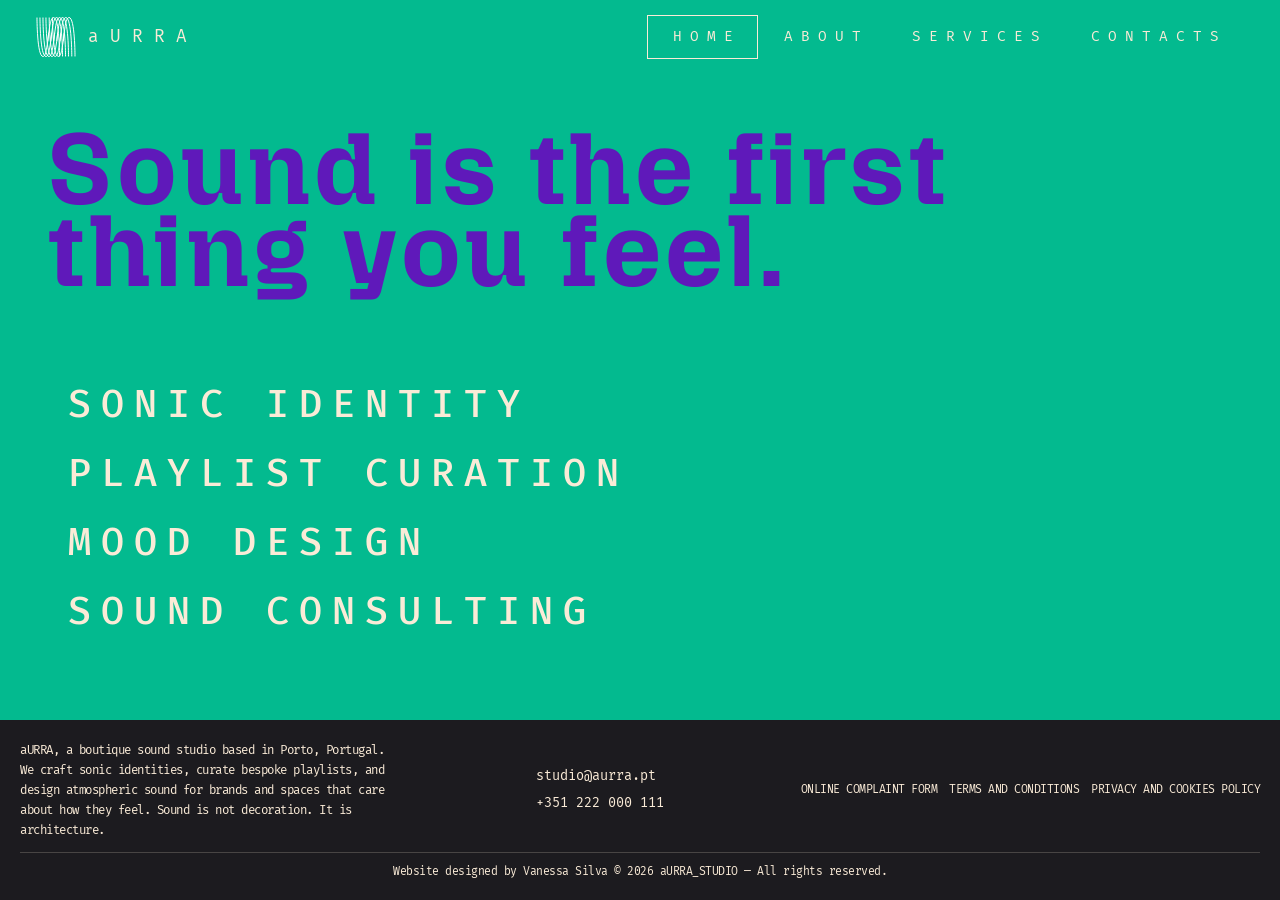
<file: index.html>
<!DOCTYPE html>
<html lang="en">

<head>
  <meta charset="UTF-8">
  <meta name="viewport" content="width=device-width, initial-scale=1.0">
  <meta name="description"
    content="aURRA is a boutique sound identity studio in Porto crafting sonic branding, curated playlists and atmospheric sound design for hotels, retail and cultural spaces.">


  <title>aURRA – Sound Identity Studio</title>
  <link rel="stylesheet" href="https://cdn.jsdelivr.net/npm/bootstrap@5.3.3/dist/css/bootstrap.min.css">
  <link rel="stylesheet" href="./css/style.css">
  <link rel="icon" type="image/x-icon" href="./imagens/logo.svg">
</head>

<body>

  <!-- NAVBAR -->
  <header>
    <nav class="navbar navbar-expand-lg">
      <div class="container-fluid px-3">
        <a class="navbar-brand" href="index.html">
          <img src="./imagens/logo.svg" alt="aURRA logo">
          <span>aURRA</span>
        </a>
        <button class="navbar-toggler" type="button" data-bs-toggle="collapse" data-bs-target="#navMenu"
          aria-label="Toggle navigation">
          <span class="navbar-toggler-icon"></span>
        </button>
        <div class="collapse navbar-collapse" id="navMenu">
          <ul class="navbar-nav ms-auto">
            <li class="nav-item"><a class="nav-link active" href="index.html">HOME</a></li>
            <li class="nav-item"><a class="nav-link" href="./paginas/about.html">ABOUT</a></li>
            <li class="nav-item"><a class="nav-link" href="./paginas/services.html">SERVICES</a></li>
            <li class="nav-item"><a class="nav-link" href="./paginas/contacts.html">CONTACTS</a></li>
          </ul>
        </div>
      </div>
    </nav>
  </header>

  <!-- MAIN -->
  <main class="container-fluid px-3 px-md-4 px-lg-5">
    <div class="page-title pt-5">
      <h1>Sound is the first thing you feel.</h1>
    </div>
    <div class="home-services">
      <a href="./paginas/services.html">SONIC IDENTITY</a>
      <a href="./paginas/services.html">PLAYLIST CURATION</a>
      <a href="./paginas/services.html">MOOD DESIGN</a>
      <a href="./paginas/services.html">SOUND CONSULTING</a>
    </div>
  </main>

  <!-- FOOTER -->
  <footer>
    <div class="footer-inner">
      <p class="footer-desc mb-0">
        aURRA, a boutique sound studio based in Porto, Portugal.
        We craft sonic identities, curate bespoke playlists,
        and design atmospheric sound for brands and spaces that care about how they feel.
        Sound is not decoration. It is architecture.
      </p>
      <div class="footer-contact">
        <a href="mailto:studio@aurra.pt">studio@aurra.pt</a>
        <a href="tel:+351222000111">+351 222 000 111</a>
      </div>
      <div class="footer-links">
        <a href="https://www.livroreclamacoes.pt/inicio/" target="_blank">ONLINE COMPLAINT FORM</a>
        <a href="https://bandcamp.com/terms_of_use" target="_blank">TERMS AND CONDITIONS</a>
        <a href="https://bandcamp.com/privacy" target="_blank">PRIVACY AND COOKIES POLICY</a>
      </div>
    </div>
    <p class="footer-copy mb-0">
      Website designed by Vanessa Silva © 2026 aURRA_STUDIO — All rights reserved.
    </p>
  </footer>

  <script src="https://cdn.jsdelivr.net/npm/bootstrap@5.3.3/dist/js/bootstrap.bundle.min.js"></script>
  <script>
    // Add scrolled class for navbar bg
    window.addEventListener('scroll', () => {
      document.querySelector('.navbar').classList.toggle('scrolled', window.scrollY > 10);
    });
  </script>
</body>

</html>
</file>
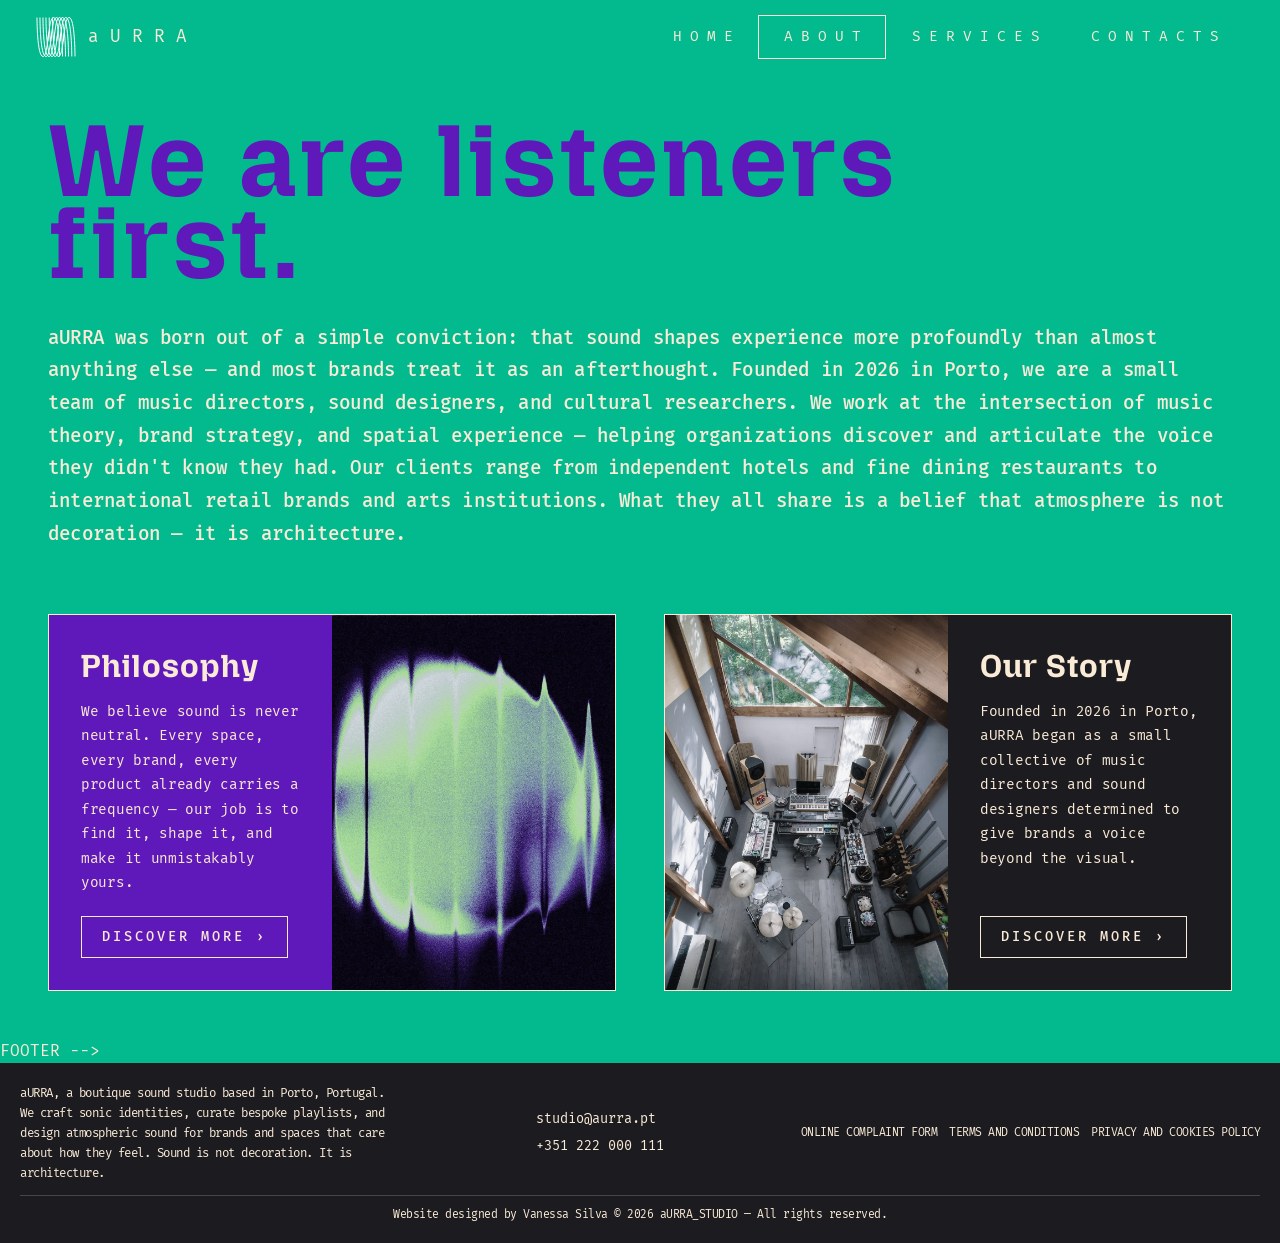
<file: paginas/about.html>
<!DOCTYPE html>
<html lang="en">

<head>
  <meta charset="UTF-8">
  <meta name="viewport" content="width=device-width, initial-scale=1.0">
  <meta name="description"
    content="Meet aURRA: a Porto-based team of music directors and sound designers helping brands discover their sonic identity since 2026.">

  <title>About – aURRA</title>
  <link rel="stylesheet" href="https://cdn.jsdelivr.net/npm/bootstrap@5.3.3/dist/css/bootstrap.min.css">
  <link rel="stylesheet" href="../css/style.css">
  <link rel="icon" type="image/x-icon" href="../imagens/logo.svg">
</head>

<body>

  <!-- NAVBAR -->
  <header>
    <nav class="navbar navbar-expand-lg">
      <div class="container-fluid px-3">
        <a class="navbar-brand" href="../index.html">
          <img src="../imagens/logo.svg" alt="aURRA logo">
          <span>aURRA</span>
        </a>
        <button class="navbar-toggler" type="button" data-bs-toggle="collapse" data-bs-target="#navMenu"
          aria-label="Toggle navigation">
          <span class="navbar-toggler-icon"></span>
        </button>
        <div class="collapse navbar-collapse" id="navMenu">
          <ul class="navbar-nav ms-auto">
            <li class="nav-item"><a class="nav-link" href="../index.html">HOME</a></li>
            <li class="nav-item"><a class="nav-link active" href="about.html">ABOUT</a></li>
            <li class="nav-item"><a class="nav-link" href="services.html">SERVICES</a></li>
            <li class="nav-item"><a class="nav-link" href="contacts.html">CONTACTS</a></li>
          </ul>
        </div>
      </div>
    </nav>
  </header>

  <!-- MAIN -->
  <main class="container-fluid px-3 px-md-4 px-lg-5">

    <div class="page-title">
      <h1>We are listeners first.</h1>
    </div>

    <div class="row g-4 g-lg-5 pb-5">
      <!-- Text column -->
      <div>
        <div class="d-flex flex-column h-100 gap-4">
          <p class="about-text">
            aURRA was born out of a simple conviction: that sound shapes experience more
            profoundly than almost anything else — and most brands treat it as an afterthought.
            Founded in 2026 in Porto, we are a small team of music directors, sound designers,
            and cultural researchers. We work at the intersection of music theory, brand strategy,
            and spatial experience — helping organizations discover and articulate the voice they
            didn't know they had. Our clients range from independent hotels and fine dining
            restaurants to international retail brands and arts institutions. What they all share
            is a belief that atmosphere is not decoration — it is architecture.
          </p>
        </div>
      </div>
    </div>

    <div class="row g-4 g-lg-5 pb-5">
      <div class="col-12 col-lg-6">
        <div class="about-card about-card--purple">
          <div class="about-card-panel">
            <div>
              <h3>Philosophy</h3>
              <p>
                We believe sound is never neutral. Every space, every brand, every product
                already carries a frequency — our job is to find it, shape it, and make it
                unmistakably yours.
              </p>
            </div>
            <a class="btn-aurra" href="services.html">DISCOVER MORE &rsaquo;</a>
          </div>
          <div class="about-card-image">
            <img src="../imagens/about-philosophy.webp" alt="aURRA studio at work">
          </div>
        </div>
      </div>
      <div class="col-12 col-lg-6">
        <div class="about-card about-card--dark">
          <div class="about-card-image">
            <img src="../imagens/about-story.webp" alt="aURRA studio history">
          </div>
          <div class="about-card-panel">
            <div>
              <h3>Our Story</h3>
              <p>
                Founded in 2026 in Porto, aURRA began as a small collective of music
                directors and sound designers determined to give brands a voice
                beyond the visual.
              </p>
            </div>
            <a class="btn-aurra" href="contacts.html">DISCOVER MORE &rsaquo;</a>
          </div>
        </div>
      </div>
    </div>

  </main>

  FOOTER -->
  <footer>
    <div class="footer-inner">
      <p class="footer-desc mb-0">
        aURRA, a boutique sound studio based in Porto, Portugal.
        We craft sonic identities, curate bespoke playlists,
        and design atmospheric sound for brands and spaces that care about how they feel.
        Sound is not decoration. It is architecture.
      </p>
      <div class="footer-contact">
        <a href="mailto:studio@aurra.pt">studio@aurra.pt</a>
        <a href="tel:+351222000111">+351 222 000 111</a>
      </div>
      <div class="footer-links">
        <a href="https://www.livroreclamacoes.pt/inicio/" target="_blank">ONLINE COMPLAINT FORM</a>
        <a href="https://bandcamp.com/terms_of_use" target="_blank">TERMS AND CONDITIONS</a>
        <a href="https://bandcamp.com/privacy" target="_blank">PRIVACY AND COOKIES POLICY</a>
      </div>
    </div>
    <p class="footer-copy mb-0">
      Website designed by Vanessa Silva © 2026 aURRA_STUDIO — All rights reserved.
    </p>
  </footer>

  <script src="https://cdn.jsdelivr.net/npm/bootstrap@5.3.3/dist/js/bootstrap.bundle.min.js"></script>
  <script>
    window.addEventListener('scroll', () => {
      document.querySelector('.navbar').classList.toggle('scrolled', window.scrollY > 10);
    });
  </script>
</body>

</html>
</file>
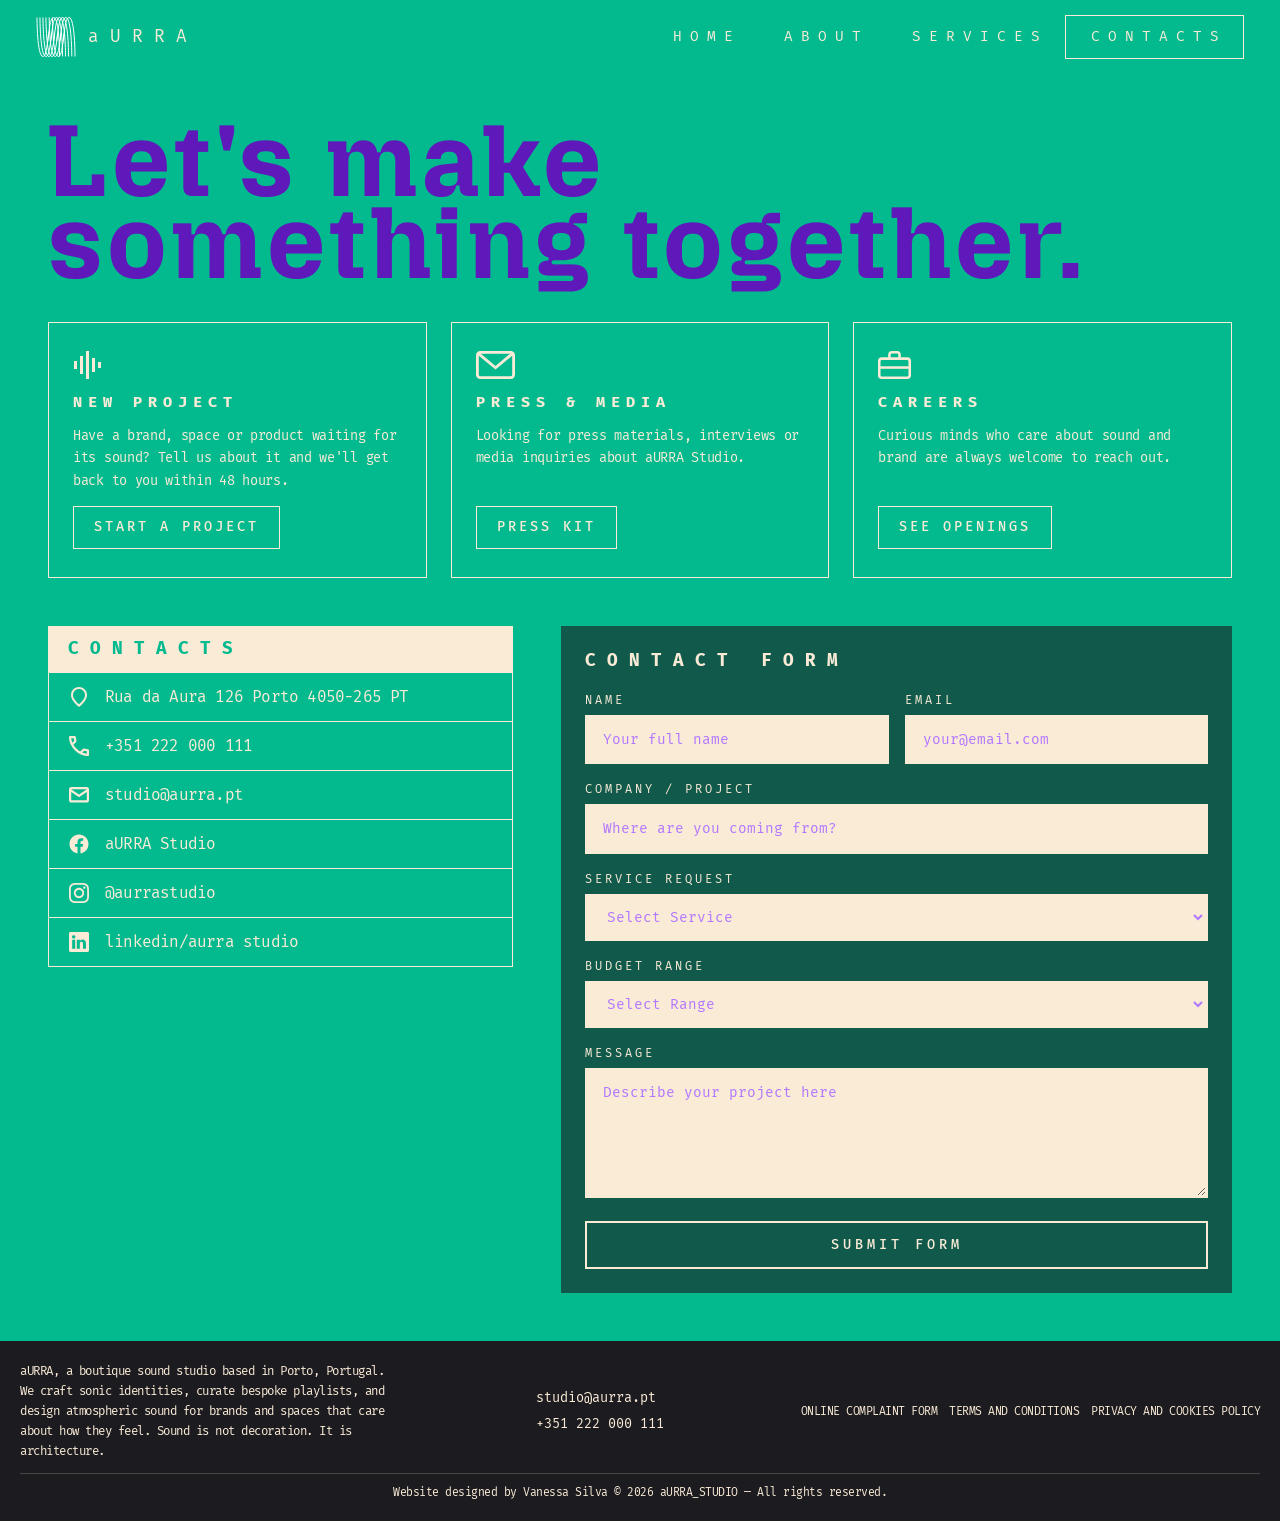
<file: paginas/contacts.html>
<!DOCTYPE html>
<html lang="en">

<head>
  <meta charset="UTF-8">
  <meta name="viewport" content="width=device-width, initial-scale=1.0">
  <meta name="description"
    content="Get in touch with aURRA Studio in Porto to start a sound project, request press materials, or explore career opportunities.">
  <title>Contacts – aURRA</title>
  <link rel="stylesheet" href="https://cdn.jsdelivr.net/npm/bootstrap@5.3.3/dist/css/bootstrap.min.css">
  <link rel="stylesheet" href="../css/style.css">
  <link rel="icon" type="image/x-icon" href="../imagens/logo.svg">
</head>

<body>

  <!-- NAVBAR -->
  <header>
    <nav class="navbar navbar-expand-lg">
      <div class="container-fluid px-3">
        <a class="navbar-brand" href="../index.html">
          <img src="../imagens/logo.svg" alt="aURRA logo">
          <span>aURRA</span>
        </a>
        <button class="navbar-toggler" type="button" data-bs-toggle="collapse" data-bs-target="#navMenu"
          aria-label="Toggle navigation">
          <span class="navbar-toggler-icon"></span>
        </button>
        <div class="collapse navbar-collapse" id="navMenu">
          <ul class="navbar-nav ms-auto">
            <li class="nav-item"><a class="nav-link" href="../index.html">HOME</a></li>
            <li class="nav-item"><a class="nav-link" href="about.html">ABOUT</a></li>
            <li class="nav-item"><a class="nav-link" href="services.html">SERVICES</a></li>
            <li class="nav-item"><a class="nav-link active" href="contacts.html">CONTACTS</a></li>
          </ul>
        </div>
      </div>
    </nav>
  </header>

  <!-- MAIN -->
  <main class="container-fluid px-3 px-md-4 px-lg-5">

    <div class="page-title">
      <h1>Let's make something together.</h1>
    </div>

    <div class="row g-4 pb-5">
      <div class="col-12 col-md-4">
        <div class="contact-cta-card">
          <img src="../imagens/new-project.svg" alt="New Project Icon">
          <h3>New Project</h3>
          <p>Have a brand, space or product waiting for its sound? Tell us about it and we'll get back to you within 48
            hours.</p>
          <a class="btn-aurra" href="#contact-form">START A PROJECT</a>
        </div>
      </div>
      <div class="col-12 col-md-4">
        <div class="contact-cta-card">
          <img src="../imagens/press.svg" alt="Press & Media Icon">
          <h3>Press &amp; Media</h3>
          <p>Looking for press materials, interviews or media inquiries about aURRA Studio.</p>
          <a class="btn-aurra" href="mailto:press@aurra.pt">PRESS KIT</a>
        </div>
      </div>
      <div class="col-12 col-md-4">
        <div class="contact-cta-card">
          <img src="../imagens/careers.svg" alt="Careers Icon">
          <h3>Careers</h3>
          <p>Curious minds who care about sound and brand are always welcome to reach out.</p>
          <a class="btn-aurra" href="mailto:careers@aurra.pt">SEE OPENINGS</a>
        </div>
      </div>
    </div>

    <div class="row g-4 g-lg-5 pb-5 contacts-page-row">

      <div class="col-12 col-md-5 col-lg-5">
        <p class="contacts-section-title">CONTACTS</p>

        <a class="contact-item" href="https://share.google/2DwpoZdsLafzqem0o" target="_blank">
          <img src="../imagens/Location Icon.svg" alt="Location Icon">
          <span>Rua da Aura 126 Porto 4050-265 PT</span>
        </a>
        <a class="contact-item" href="tel:+351222000111">
          <img src="../imagens/Phone Icon.svg" alt="Phone Icon">
          <span>+351 222 000 111</span>
        </a>
        <a class="contact-item" href="mailto:studio@aurra.pt">
          <img src="../imagens/Email Icon.svg" alt="Email Icon">
          <span>studio@aurra.pt</span>
        </a>
        <a class="contact-item" href="https://www.facebook.com/profile.php?id=100076261680815" target="_blank">
          <img src="../imagens/Facebook Icon.svg" alt="Facebook Icon">
          <span>aURRA Studio</span>
        </a>
        <a class="contact-item" href="https://www.instagram.com/aurra_studio/" target="_blank">
          <img src="../imagens/Instagram Icon.svg" alt="Instagram Icon">
          <span>@aurrastudio</span>
        </a>
        <a class="contact-item" href="https://www.linkedin.com/company/aurra-studios/" target="_blank">
          <img src="../imagens/Linkedin Icon.svg" alt="LinkedIn Icon">
          <span>linkedin/aurra studio</span>
        </a>
      </div>

      <div class="col-12 col-md-7 col-lg-7">
        <div class="form-wrap" id="contact-form">
          <h2>CONTACT FORM</h2>
          <form>
            <div class="row g-3 mb-3">
              <div class="col-12 col-sm-6">
                <label for="name">NAME</label>
                <input type="text" id="name" name="name" placeholder="Your full name" required>
              </div>
              <div class="col-12 col-sm-6">
                <label for="email">EMAIL</label>
                <input type="email" id="email" name="email" placeholder="your@email.com" required>
              </div>
            </div>
            <div class="mb-3">
              <label for="project">COMPANY / PROJECT</label>
              <input type="text" id="project" name="project" placeholder="Where are you coming from?">
            </div>
            <div class="mb-3">
              <label for="service">SERVICE REQUEST</label>
              <select name="service" id="service">
                <option value="" disabled selected>Select Service</option>
                <option value="Sonic Identity">Sonic Identity</option>
                <option value="Playlist Curation">Playlist Curation</option>
                <option value="Mood Design">Mood Design</option>
                <option value="Sound Consulting">Sound Consulting</option>
              </select>
            </div>
            <div class="mb-3">
              <label for="budget">BUDGET RANGE</label>
              <select name="budget" id="budget">
                <option value="" disabled selected>Select Range</option>
                <option value="Under 2k">Under €2.000</option>
                <option value="2k-5k">€2.000 – €5.000</option>
                <option value="5k-10k">€5.000 – €10.000</option>
                <option value="Over10k">Over €10.000</option>
                <option value="Undefined">Undefined</option>
              </select>
            </div>
            <div class="mb-3">
              <label for="message">MESSAGE</label>
              <textarea id="message" name="message" placeholder="Describe your project here"></textarea>
            </div>
            <button class="btn-submit" type="submit">SUBMIT FORM</button>
          </form>
        </div>
      </div>

    </div>
  </main>

  <!-- FOOTER -->
  <footer>
    <div class="footer-inner">
      <p class="footer-desc mb-0">
        aURRA, a boutique sound studio based in Porto, Portugal.
        We craft sonic identities, curate bespoke playlists,
        and design atmospheric sound for brands and spaces that care about how they feel.
        Sound is not decoration. It is architecture.
      </p>
      <div class="footer-contact">
        <a href="mailto:studio@aurra.pt">studio@aurra.pt</a>
        <a href="tel:+351222000111">+351 222 000 111</a>
      </div>
      <div class="footer-links">
        <a href="https://www.livroreclamacoes.pt/inicio/" target="_blank">ONLINE COMPLAINT FORM</a>
        <a href="https://bandcamp.com/terms_of_use" target="_blank">TERMS AND CONDITIONS</a>
        <a href="https://bandcamp.com/privacy" target="_blank">PRIVACY AND COOKIES POLICY</a>
      </div>
    </div>
    <p class="footer-copy mb-0">
      Website designed by Vanessa Silva © 2026 aURRA_STUDIO — All rights reserved.
    </p>
  </footer>

  <script src="https://cdn.jsdelivr.net/npm/bootstrap@5.3.3/dist/js/bootstrap.bundle.min.js"></script>
  <script>
    window.addEventListener('scroll', () => {
      document.querySelector('.navbar').classList.toggle('scrolled', window.scrollY > 10);
    });
  </script>
</body>

</html>
</file>
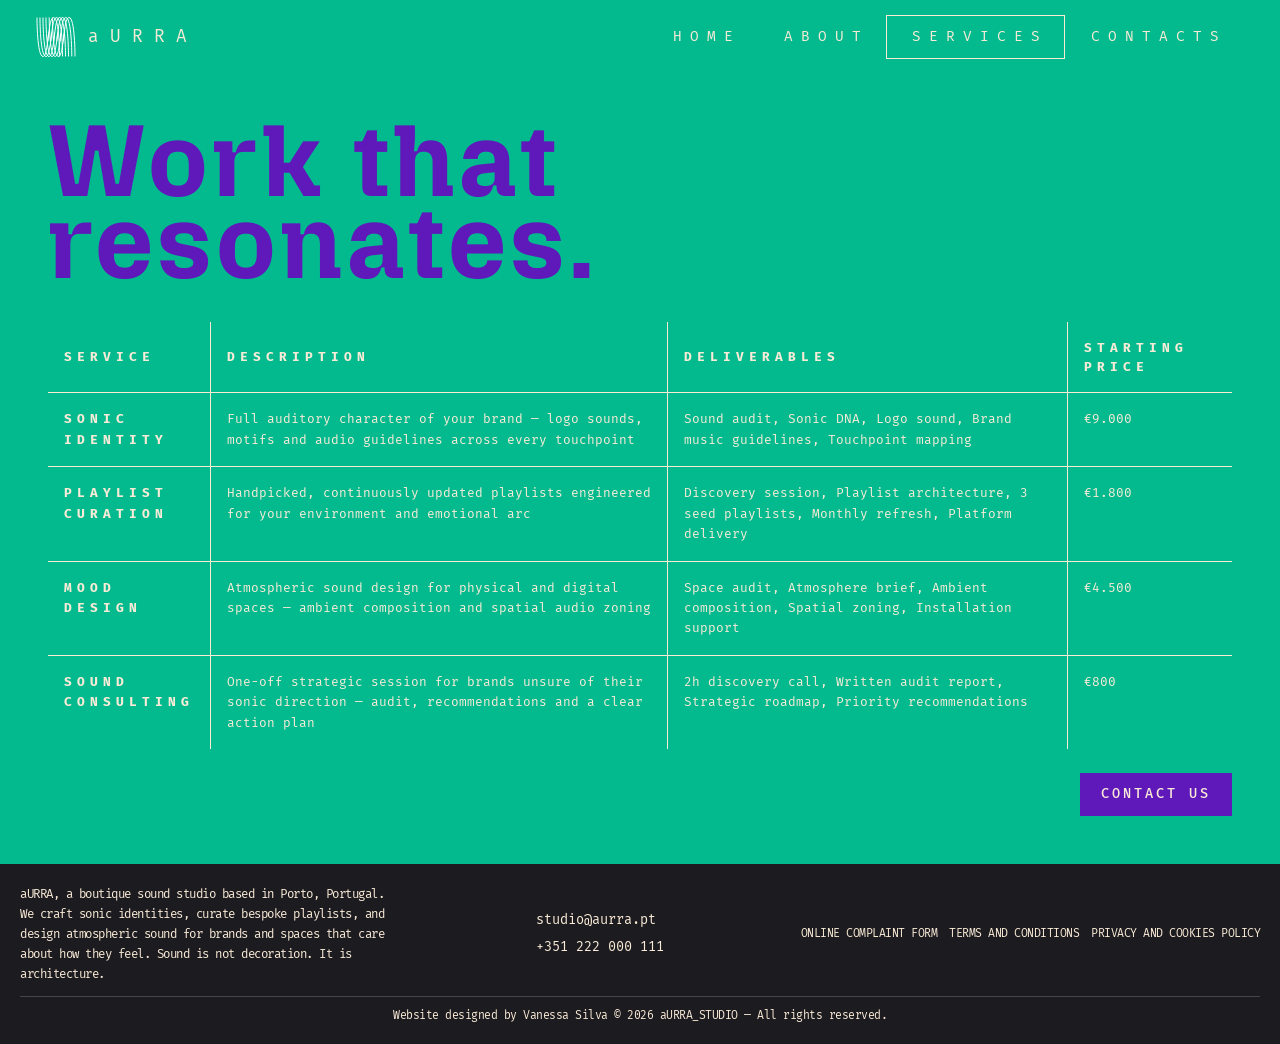
<file: paginas/services.html>
<!DOCTYPE html>
<html lang="en">

<head>
  <meta charset="UTF-8">
  <meta name="viewport" content="width=device-width, initial-scale=1.0">
  <meta name="description"
    content="Explore aURRA's sound services: sonic identity, playlist curation, mood design and sound consulting for brands and spaces, starting at €800.">

  <title>Services – aURRA</title>
  <link rel="stylesheet" href="https://cdn.jsdelivr.net/npm/bootstrap@5.3.3/dist/css/bootstrap.min.css">
  <link rel="stylesheet" href="../css/style.css">
  <link rel="icon" type="image/x-icon" href="../imagens/logo.svg">
</head>

<body>

  <!-- NAVBAR -->
  <header>
    <nav class="navbar navbar-expand-lg">
      <div class="container-fluid px-3">
        <a class="navbar-brand" href="../index.html">
          <img src="../imagens/logo.svg" alt="aURRA logo">
          <span>aURRA</span>
        </a>
        <button class="navbar-toggler" type="button" data-bs-toggle="collapse" data-bs-target="#navMenu"
          aria-label="Toggle navigation">
          <span class="navbar-toggler-icon"></span>
        </button>
        <div class="collapse navbar-collapse" id="navMenu">
          <ul class="navbar-nav ms-auto">
            <li class="nav-item"><a class="nav-link" href="../index.html">HOME</a></li>
            <li class="nav-item"><a class="nav-link" href="about.html">ABOUT</a></li>
            <li class="nav-item"><a class="nav-link active" href="services.html">SERVICES</a></li>
            <li class="nav-item"><a class="nav-link" href="contacts.html">CONTACTS</a></li>
          </ul>
        </div>
      </div>
    </nav>
  </header>

  <!-- MAIN -->
  <main class="container-fluid px-3 px-md-4 px-lg-5">

    <div class="page-title">
      <h1>Work that resonates.</h1>
    </div>

    <div class="table-desktop table-responsive mb-4">
      <table class="services-table">
        <thead>
          <tr>
            <th>Service</th>
            <th>Description</th>
            <th>Deliverables</th>
            <th>Starting Price</th>
          </tr>
        </thead>
        <tbody>
          <tr>
            <td class="svc-name">SONIC<br>IDENTITY</td>
            <td>Full auditory character of your brand — logo sounds, motifs and audio guidelines across every touchpoint
            </td>
            <td>Sound audit, Sonic DNA, Logo sound, Brand music guidelines, Touchpoint mapping</td>
            <td>€9.000</td>
          </tr>
          <tr>
            <td class="svc-name">PLAYLIST<br>CURATION</td>
            <td>Handpicked, continuously updated playlists engineered for your environment and emotional arc</td>
            <td>Discovery session, Playlist architecture, 3 seed playlists, Monthly refresh, Platform delivery</td>
            <td>€1.800</td>
          </tr>
          <tr>
            <td class="svc-name">MOOD<br>DESIGN</td>
            <td>Atmospheric sound design for physical and digital spaces — ambient composition and spatial audio zoning
            </td>
            <td>Space audit, Atmosphere brief, Ambient composition, Spatial zoning, Installation support</td>
            <td>€4.500</td>
          </tr>
          <tr>
            <td class="svc-name">SOUND<br>CONSULTING</td>
            <td>One-off strategic session for brands unsure of their sonic direction — audit, recommendations and a
              clear action plan</td>
            <td>2h discovery call, Written audit report, Strategic roadmap, Priority recommendations</td>
            <td>€800</td>
          </tr>
        </tbody>
      </table>
    </div>

    <div class="cards-mobile mb-4">

      <div class="service-card">
        <div class="svc-name">SONIC IDENTITY</div>
        <div class="svc-label">Description</div>
        <p>Full auditory character of your brand — logo sounds, motifs and audio guidelines across every touchpoint</p>
        <div class="svc-label">Deliverables</div>
        <p>Sound audit, Sonic DNA, Logo sound, Brand music guidelines, Touchpoint mapping</p>
        <div class="svc-price">€9.000</div>
      </div>

      <div class="service-card">
        <div class="svc-name">PLAYLIST CURATION</div>
        <div class="svc-label">Description</div>
        <p>Handpicked, continuously updated playlists engineered for your environment and emotional arc</p>
        <div class="svc-label">Deliverables</div>
        <p>Discovery session, Playlist architecture, 3 seed playlists, Monthly refresh, Platform delivery</p>
        <div class="svc-price">€1.800</div>
      </div>

      <div class="service-card">
        <div class="svc-name">MOOD DESIGN</div>
        <div class="svc-label">Description</div>
        <p>Atmospheric sound design for physical and digital spaces — ambient composition and spatial audio zoning</p>
        <div class="svc-label">Deliverables</div>
        <p>Space audit, Atmosphere brief, Ambient composition, Spatial zoning, Installation support</p>
        <div class="svc-price">€4.500</div>
      </div>

      <div class="service-card">
        <div class="svc-name">SOUND CONSULTING</div>
        <div class="svc-label">Description</div>
        <p>One-off strategic session for brands unsure of their sonic direction — audit, recommendations and a clear
          action plan</p>
        <div class="svc-label">Deliverables</div>
        <p>2h discovery call, Written audit report, Strategic roadmap, Priority recommendations</p>
        <div class="svc-price">€800</div>
      </div>

    </div>

    <div class="d-flex flex-wrap gap-2 justify-content-end pb-5">
      <a class="btn-aurra btn-aurra-purple" href="contacts.html">CONTACT US</a>
    </div>

  </main>

  <!-- FOOTER -->
  <footer>
    <div class="footer-inner">
      <p class="footer-desc mb-0">
        aURRA, a boutique sound studio based in Porto, Portugal.
        We craft sonic identities, curate bespoke playlists,
        and design atmospheric sound for brands and spaces that care about how they feel.
        Sound is not decoration. It is architecture.
      </p>
      <div class="footer-contact">
        <a href="mailto:studio@aurra.pt">studio@aurra.pt</a>
        <a href="tel:+351222000111">+351 222 000 111</a>
      </div>
      <div class="footer-links">
        <a href="https://www.livroreclamacoes.pt/inicio/" target="_blank">ONLINE COMPLAINT FORM</a>
        <a href="https://bandcamp.com/terms_of_use" target="_blank">TERMS AND CONDITIONS</a>
        <a href="https://bandcamp.com/privacy" target="_blank">PRIVACY AND COOKIES POLICY</a>
      </div>
    </div>
    <p class="footer-copy mb-0">
      Website designed by Vanessa Silva © 2026 aURRA_STUDIO — All rights reserved.
    </p>
  </footer>

  <script src="https://cdn.jsdelivr.net/npm/bootstrap@5.3.3/dist/js/bootstrap.bundle.min.js"></script>
  <script>
    window.addEventListener('scroll', () => {
      document.querySelector('.navbar').classList.toggle('scrolled', window.scrollY > 10);
    });
  </script>
</body>

</html>
</file>
<file: css/style.css>
/* === aURRA Custom Styles === */
@import url('https://fonts.googleapis.com/css2?family=Fira+Mono:wght@400;500;700&family=Mozilla+Headline:wght@200..700&display=swap');

:root {
  --teal: #03BA8F;
  --purple: #5F19BA;
  --dark: #1C1B1F;
  --cream: #FAEBD7;
  --cream-hover: rgba(250, 235, 215, 0.08);
}

* { box-sizing: border-box; }

html, body {
  margin: 0; padding: 0;
  background-color: var(--teal);
  color: var(--cream);
  font-family: "Fira Mono", monospace;
  min-height: 100vh;
  display: flex;
  flex-direction: column;
}

body { flex: 1; }

a { color: var(--cream); text-decoration: none; }

/* NAVBAR */
.navbar {
  background: transparent !important;
  padding: 12px 20px;
  position: fixed;
  top: 0; left: 0; width: 100%;
  z-index: 1000;
  transition: background 0.3s;
}
.navbar.scrolled {
  background: rgba(3, 186, 143, 0.95) !important;
}
.navbar-brand {
  display: flex;
  align-items: center;
  gap: 12px;
  font-family: "Fira Mono", monospace;
  font-weight: 200;
  letter-spacing: 11px;
  font-size: 1.1rem;
  color: var(--cream) !important;
}
.navbar-brand img { width: 40px; height: 40px; }
.navbar-toggler {
  border: 1px solid var(--cream);
  color: var(--cream);
  padding: 4px 8px;
}
.navbar-toggler-icon {
  background-image: url("../imagens/menu.svg");
  width: 1.3em;
  height: 1.3em;
}
.navbar-collapse { justify-content: flex-end; }
.nav-link {
  font-family: "Fira Mono", monospace;
  font-weight: 200;
  font-size: 0.9rem;
  letter-spacing: 8px;
  color: var(--cream) !important;
  padding: 10px 16px 10px 25px !important;
  border: 1px solid transparent;
  transition: border-color 0.15s;
}
.nav-link:hover, .nav-link.active {
  border: 1px solid var(--cream);
}

/* Mobile menu */
@media (max-width: 991px) {
  .navbar-collapse {
    background: rgba(3, 186, 143, 0.92);
    margin-top: 10px;
    padding: 6px 8px;
    border: 1px solid var(--cream);
  }
  .nav-link {
    padding: 8px 14px !important;
  }
}

/* MAIN */
main {
  flex: 1;
  padding-top: 80px;
  display: flex;
  flex-direction: column;
}

/* PAGE TITLE */
.page-title {
  padding: 40px 0 30px 0;
}
.page-title h1 {
  color: var(--purple);
  font-family: "Mozilla Headline", serif;
  font-size: clamp(3rem, 10vw, 9.5rem);
  font-weight: 700;
  line-height: 80%;
  letter-spacing: 4.5px;
  max-width: 90%;
}

/* HOME */
.home-bg {
  position: fixed;
  top: 0; left: 0;
  width: 100%; height: 100%;
  object-fit: cover;
  transform: rotate(90deg);
  z-index: -1;
  opacity: 0.85;
}

.home-services {
  font-size: clamp(1.2rem, 3vw, 2.5rem);
  font-weight: 500;
  letter-spacing: 10px;
  line-height: 1.8;
  padding: 40px 20px;
}
.home-services a {
  display: block;
  color: var(--cream);
  transition: color 0.2s;
}
.home-services a:hover { color: var(--purple); }

/* ABOUT */
.about-text {
  font-size: clamp(0.95rem, 1.5vw, 1.25rem);
  font-weight: 500;
  line-height: 1.7;
  letter-spacing: -0.8px;
}
.about-img-wrap {
  border: 1px solid var(--cream);
  overflow: hidden;
  display: flex;
  align-items: center;
  justify-content: center;
  min-height: 300px;
}
.about-img-wrap img {
  width: 70%;
  height: auto;
  transform: rotate(-79deg);
}

.about-card {
  display: flex;
  min-height: 360px;
  border: 1px solid var(--cream);
  overflow: hidden;
  height: 100%;
}
.about-card-panel {
  flex: 1 1 50%;
  padding: 32px;
  display: flex;
  flex-direction: column;
  justify-content: space-between;
  gap: 20px;
}
.about-card-panel h3 {
  font-family: "Mozilla Headline", serif;
  font-size: 2rem;
  font-weight: 700;
  letter-spacing: 1px;
  margin: 0 0 14px 0;
}
.about-card-panel p {
  font-size: 0.9rem;
  line-height: 1.7;
  letter-spacing: -0.3px;
  margin: 0;
}
.about-card-panel .btn-aurra {
  align-self: flex-start;
  border-color: var(--cream);
  color: var(--cream);
}
.about-card-panel .btn-aurra:hover {
  color: var(--dark);
  background: var(--cream);
}
.about-card--purple .about-card-panel { background: var(--purple); color: var(--cream); }
.about-card--dark .about-card-panel { background: var(--dark); color: var(--cream); }
.about-card-image {
  flex: 1 1 50%;
  overflow: hidden;
}
.about-card-image img {
  width: 100%;
  height: 100%;
  object-fit: cover;
  filter: grayscale(55%);
  display: block;
}

/* SERVICES */
.services-table {
  width: 100%;
  border-collapse: collapse;
  color: var(--cream);
}
.services-table th {
  text-transform: uppercase;
  text-align: left;
  padding: 20px 24px;
  font-size: 0.85rem;
  font-weight: 700;
  letter-spacing: 8px;
  border-right: 1px solid var(--cream);
}
.services-table th:last-child { border-right: none; }
.services-table td {
  padding: 24px;
  vertical-align: top;
  border-top: 1px solid var(--cream);
  border-right: 1px solid var(--cream);
  font-size: 0.85rem;
  line-height: 1.6;
}
.services-table td:last-child { border-right: none; }
.services-table td.svc-name {
  font-weight: 700;
  letter-spacing: 8px;
  white-space: nowrap;
}

/* Mobile services */
.service-card {
  border: 1px solid var(--cream);
  padding: 20px;
  margin-bottom: 16px;
}
.service-card .svc-name {
  font-weight: 700;
  letter-spacing: 8px;
  font-size: 0.85rem;
  margin-bottom: 12px;
}
.service-card .svc-price {
  font-size: 1.2rem;
  font-weight: 700;
  color: var(--cream);
  margin-top: 12px;
}
.service-card .svc-label {
  font-size: 0.7rem;
  letter-spacing: 4px;
  opacity: 0.7;
  text-transform: uppercase;
  margin-bottom: 4px;
  margin-top: 12px;
}

/* BUTTONS */
.btn-aurra {
  display: inline-flex;
  align-items: center;
  justify-content: center;
  padding: 10px 20px;
  border: 1px solid var(--cream);
  font-family: "Fira Mono", monospace;
  font-weight: 500;
  font-size: 0.85rem;
  letter-spacing: 3px;
  color: var(--cream);
  background: transparent;
  cursor: pointer;
  transition: all 0.15s;
  text-decoration: none;
  white-space: nowrap;
}
.btn-aurra:hover {
  color: var(--teal);
  background: var(--cream);
  font-weight: 600;
}
.btn-aurra-purple {
  background: var(--purple);
  border-color: var(--purple);
}
.btn-aurra-purple:hover {
  color: var(--purple);
  background: var(--cream);
}

/*  CONTACTS */
.contacts-section-title {
  background: var(--cream);
  padding: 10px 20px;
  color: var(--teal);
  font-size: 1.1rem;
  font-weight: 700;
  letter-spacing: 11px;
  margin-bottom: 0;
}
.contact-item {
  display: flex;
  align-items: center;
  gap: 16px;
  padding: 12px 20px;
  border: 1px solid var(--cream);
  border-top: none;
  transition: background 0.15s;
}
.contact-item:first-of-type { border-top: 1px solid var(--cream); }
.contact-item:hover { background: var(--cream-hover); }
.contact-item img { width: 20px; height: 20px; flex-shrink: 0; }
.contact-item span {
  font-size: 1rem;
  letter-spacing: -0.8px;
}
.contact-item:hover span { color: var(--purple); text-decoration: underline; }

.contact-cta-card {
  border: 1px solid var(--cream);
  padding: 28px 24px;
  height: 100%;
  display: flex;
  flex-direction: column;
  gap: 14px;
  align-items: flex-start;
}
.contact-cta-card svg,
.contact-cta-card img {
  flex-shrink: 0;
  height: 28px;
  width: auto;
  display: block;
}
.contact-cta-card h3 {
  font-size: 0.95rem;
  font-weight: 700;
  letter-spacing: 6px;
  text-transform: uppercase;
  margin: 0;
}
.contact-cta-card p {
  font-size: 0.85rem;
  line-height: 1.65;
  letter-spacing: -0.3px;
  flex: 1;
  margin: 0;
}
.contact-cta-card .btn-aurra {
  align-self: flex-start;
}

/* FORM */
.form-wrap {
  background: rgba(28, 27, 31, 0.6);
  padding: 24px;
}
.form-wrap h2 {
  font-size: 1.1rem;
  font-weight: 700;
  letter-spacing: 11px;
  margin-bottom: 20px;
  color: var(--cream);
}
label {
  font-size: 0.75rem;
  letter-spacing: 3px;
  color: var(--cream);
  display: block;
  margin-bottom: 6px;
}
input, select, textarea {
  width: 100%;
  padding: 12px 16px;
  background: var(--cream);
  border: 2px solid transparent;
  color: var(--purple);
  font-family: "Fira Mono", monospace;
  font-size: 0.9rem;
}
input::placeholder, textarea::placeholder {
  color: #b277ff;
}
select { color: #b277ff; }
select:has(option:checked:not([disabled])) { color: var(--purple); }
select option { color: var(--purple); }
input:focus, select:focus, textarea:focus {
  outline: none;
  border: 2px solid var(--teal);
}
textarea { height: 130px; resize: vertical; }
.btn-submit {
  width: 100%;
  background: transparent;
  border: 2px solid var(--cream);
  color: var(--cream);
  font-family: "Fira Mono", monospace;
  font-weight: 500;
  font-size: 0.85rem;
  letter-spacing: 4px;
  padding: 12px;
  cursor: pointer;
  transition: all 0.15s;
}
.btn-submit:hover {
  color: rgb(0, 104, 80);
  background: var(--cream);
  font-weight: 600;
}

/* FOOTER */
footer {
  background: var(--dark);
  padding: 20px;
  margin-top: auto;
}
.footer-inner {
  display: flex;
  flex-wrap: wrap;
  gap: 16px;
  justify-content: space-between;
  align-items: center;
  margin-bottom: 12px;
}
.footer-desc {
  font-size: 0.78rem;
  line-height: 1.6;
  letter-spacing: -0.5px;
  max-width: 380px;
}
.footer-contact {
  font-size: 0.85rem;
  display: flex;
  flex-direction: column;
  gap: 6px;
}
.footer-contact a:hover { text-decoration: underline; }
.footer-links {
  display: flex;
  flex-wrap: wrap;
  gap: 12px;
  font-size: 0.72rem;
  letter-spacing: -0.5px;
}
.footer-links a:hover { text-decoration: underline; }
.footer-copy {
  font-size: 0.72rem;
  letter-spacing: -0.5px;
  border-top: 1px solid rgba(250,235,215,0.2);
  padding-top: 10px;
  text-align: center;
}

/* RESPONSIVE */

/* Laptop (992–1399px) */
@media (max-width: 1399px) {
  .page-title h1 { font-size: clamp(3rem, 8vw, 7rem); }
  .services-table th, .services-table td { padding: 16px; font-size: 0.8rem; }
  .services-table th { letter-spacing: 5px; }
  .services-table td.svc-name { letter-spacing: 5px; }
}

/* Tablet (768–991px) */
@media (max-width: 991px) {
  .page-title h1 { font-size: clamp(2.5rem, 7vw, 5rem); }
  .about-img-wrap { min-height: 250px; }
  .contacts-page-row { flex-direction: column; }
}

/* Mobile (< 768px) */
@media (max-width: 767px) {
  .page-title h1 { font-size: clamp(2rem, 11vw, 3.5rem); letter-spacing: 2px; }
  .home-services { font-size: 1.2rem; letter-spacing: 4px; padding: 20px 16px; }
  .nav-link { letter-spacing: 4px; padding: 8px 12px !important; }
  .footer-inner { flex-direction: column; align-items: flex-start; gap: 12px; }
  .footer-links { flex-direction: column; gap: 6px; }
  .about-img-wrap img { width: 90%; }
  .contacts-page-row { gap: 30px; }
  .form-wrap { padding: 16px; }
  .about-card { flex-direction: column; min-height: 0; }
  .about-card-image { min-height: 200px; }
}

/* Services and cards desktop / mobile */
.table-desktop { display: none; }
.cards-mobile { display: block; }

@media (min-width: 992px) {
  .table-desktop { display: table; }
  .cards-mobile { display: none; }
}
</file>
